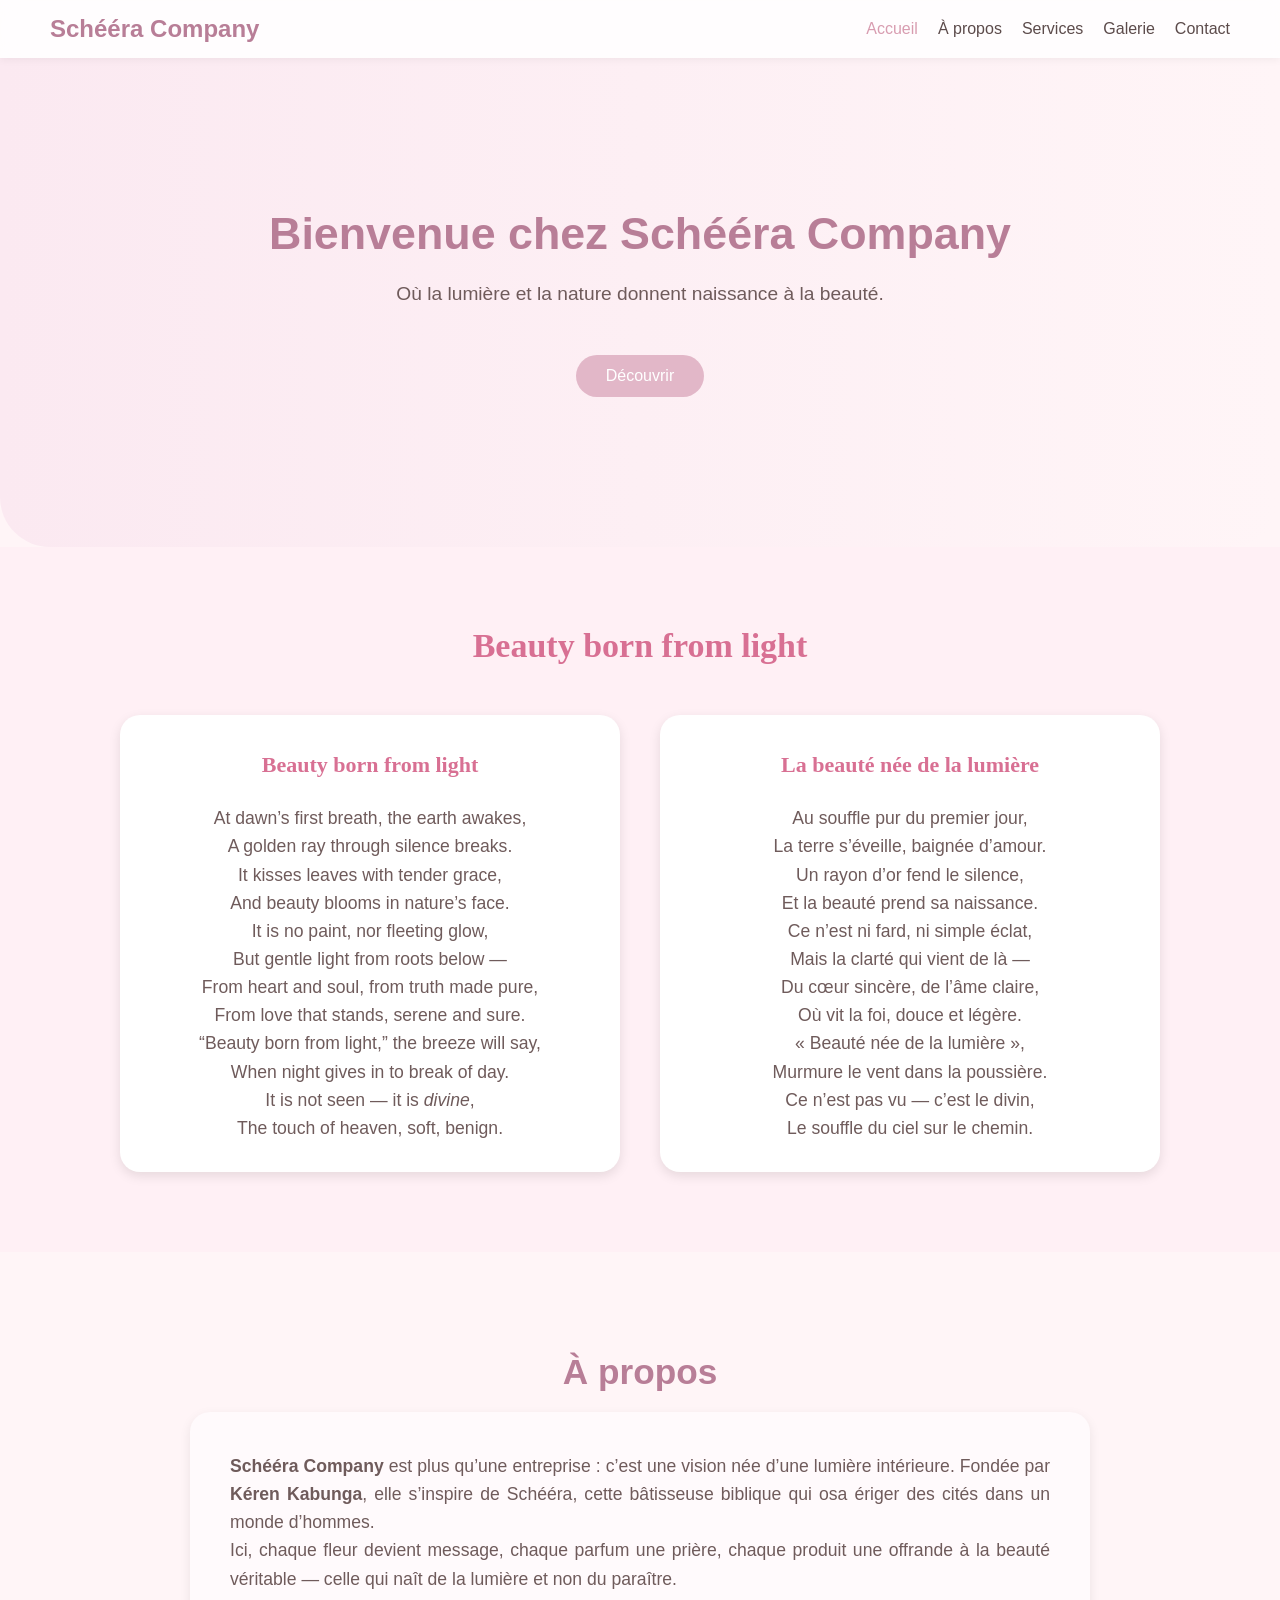
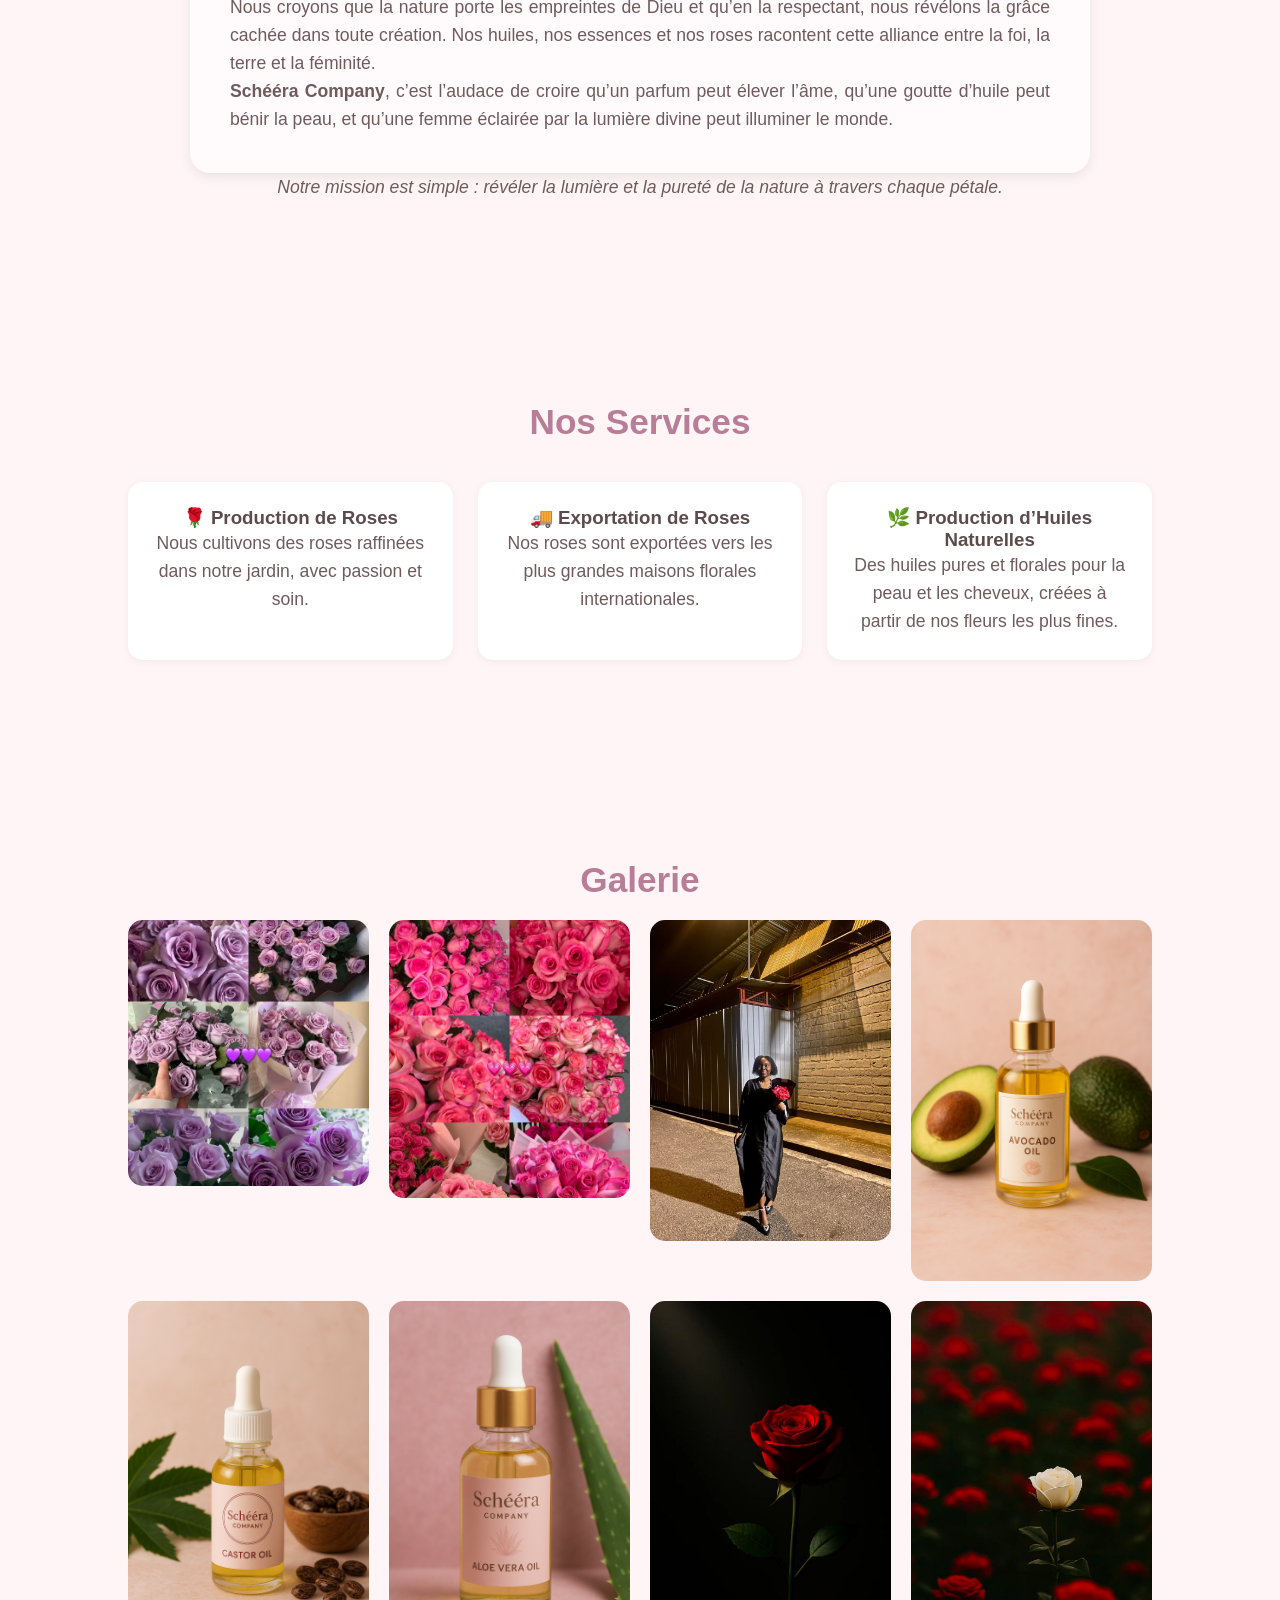
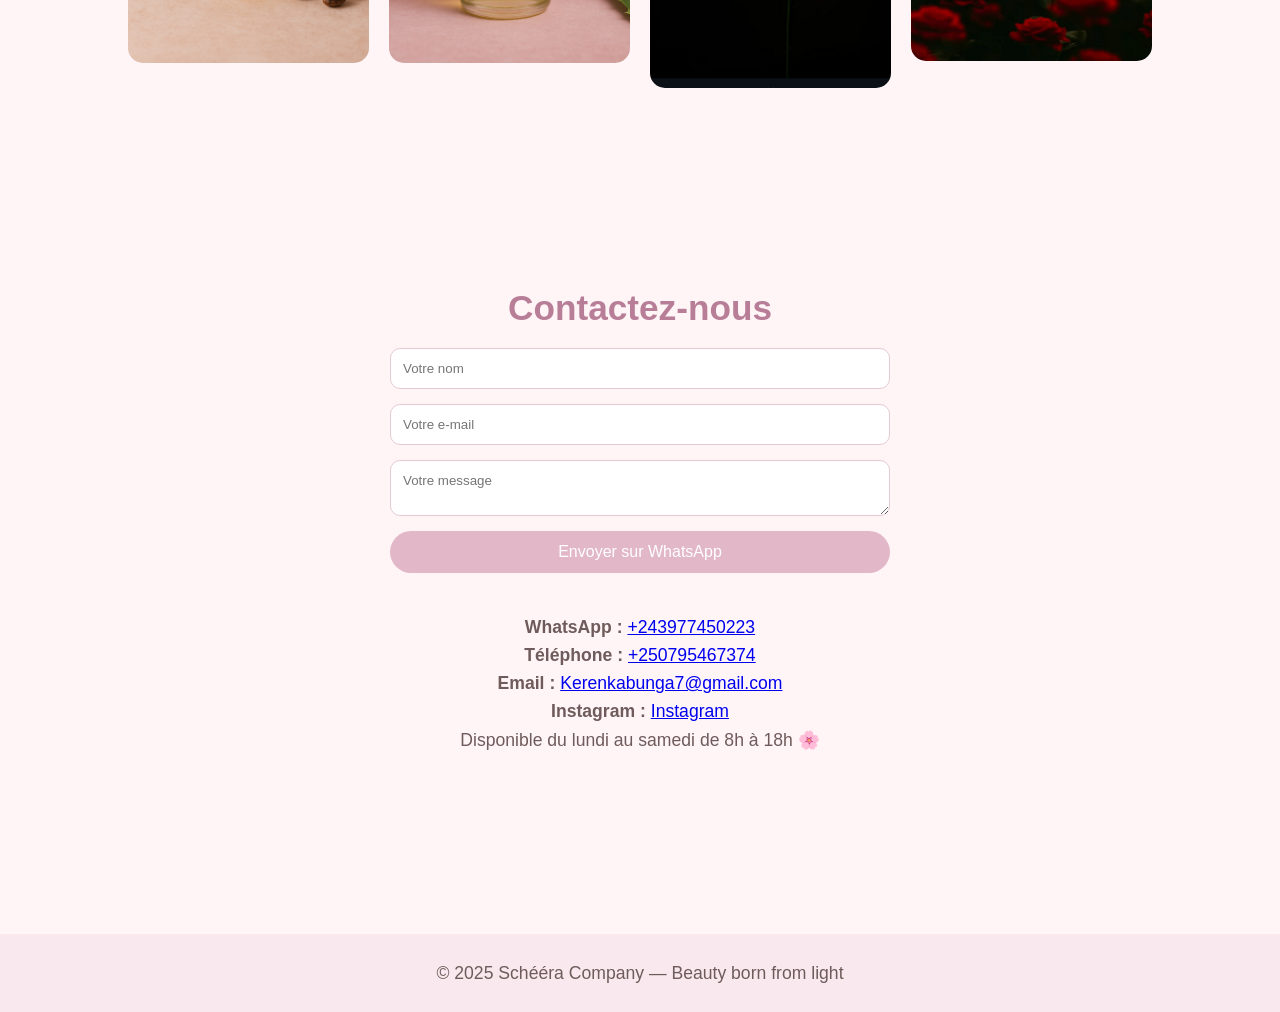
<file: index.html>
<!DOCTYPE html>
<html lang="fr">
<head>
  <meta charset="UTF-8" />
  <meta name="viewport" content="width=device-width, initial-scale=1.0" />
  <meta name="description" content="Schééra Company — fondée par Keren Kabunga, un univers où la lumière, la nature et la foi se rejoignent pour révéler la vraie beauté, née de la grâce divine.">
<meta name="author" content="Ketsia Kabunga">
  <meta name="google-site-verification" content="tY7-wITBSkMcriNE0vV1QUUeOxjOgzhbfYMifpOVbpU" />
  <title>Schééra Company | Beauty born from light</title>
  <link rel="icon" type="image/png" href="images/logo.png" />
  <style>
    /* === STYLE GLOBAL === */
    * {
      margin: 0;
      padding: 0;
      box-sizing: border-box;
      font-family: 'Poppins', sans-serif;
    }
    body {
      background-color: #fff5f7;
      color: #5c4b4b;
      overflow-x: hidden;
    }
    header {
      background-color: rgba(255, 255, 255, 0.8);
      backdrop-filter: blur(10px);
      padding: 15px 50px;
      position: sticky;
      top: 0;
      z-index: 100;
      box-shadow: 0 2px 8px rgba(0, 0, 0, 0.05);
    }
    nav {
      display: flex;
      justify-content: space-between;
      align-items: center;
    }
    .logo {
      font-size: 1.5rem;
      color: #b87e97;
      font-weight: 600;
    }
    nav ul {
      list-style: none;
      display: flex;
      gap: 20px;
    }
    nav a {
      text-decoration: none;
      color: #5c4b4b;
      font-weight: 500;
      transition: 0.3s;
    }
    nav a:hover,
    nav a.active {
      color: #d89cb0;
    }
    section {
      padding: 100px 10%;
      text-align: center;
    }
    h1 {
      color: #b87e97;
      font-size: 2.2rem;
      margin-bottom: 20px;
    }
    p {
      font-size: 1.1rem;
      line-height: 1.6;
      color: #6f5b5b;
    }
    .btn {
      background: #e2b7c8;
      color: white;
      padding: 12px 30px;
      border: none;
      border-radius: 30px;
      text-decoration: none;
      font-weight: 500;
      display: inline-block;
      margin-top: 25px;
      transition: all 0.3s;
    }
    .btn:hover {
      background: #b87e97;
    }
    footer {
      background: #f9e9ee;
      text-align: center;
      padding: 25px;
      color: #8a6a76;
      font-size: 0.95rem;
      margin-top: 80px;
    }

    /* === PAGE D’INTRO === */
    #intro {
      position: fixed;
      top: 0;
      left: 0;
      width: 100%;
      height: 100vh;
      background: #fce7ee;
      display: flex;
      flex-direction: column;
      align-items: center;
      justify-content: center;
      z-index: 999;
      animation: fadeOut 3s forwards ease 2s;
    }
    .intro-logo {
      width: 150px;
      height: 150px;
      object-fit: contain;
      animation: zoomIn 2s ease;
    }
    .intro-slogan {
      font-size: 1.5rem;
      color: #b87e97;
      margin-top: 15px;
      font-style: italic;
      animation: fadeIn 2s ease;
    }
    @keyframes fadeOut {
      to {
        opacity: 0;
        visibility: hidden;
      }
    }
    @keyframes zoomIn {
      from {
        transform: scale(0.7);
        opacity: 0;
      }
      to {
        transform: scale(1);
        opacity: 1;
      }
    }
    @keyframes fadeIn {
      from {
        opacity: 0;
      }
      to {
        opacity: 1;
      }
    }

    /* === SECTIONS === */
    .hero {
      background: linear-gradient(to right, #fbe9f1, #fff5f7);
      padding: 150px 10%;
      text-align: center;
      border-radius: 0 0 50px 50px;
    }
    .hero h1 {
      font-size: 2.8rem;
      color: #b87e97;
    }
    .hero p {
      font-size: 1.2rem;
      margin: 20px auto;
      color: #6f5b5b;
    }
    .service-list {
      display: grid;
      grid-template-columns: repeat(auto-fit, minmax(250px, 1fr));
      gap: 25px;
      margin-top: 40px;
    }
    .service {
      background: #fff;
      border-radius: 15px;
      padding: 25px;
      box-shadow: 0 2px 8px rgba(0, 0, 0, 0.05);
      transition: 0.3s;
    }
    .service:hover {
      transform: translateY(-5px);
      box-shadow: 0 4px 12px rgba(0, 0, 0, 0.1);
    }
    .gallery-grid {
      display: grid;
      grid-template-columns: repeat(auto-fit, minmax(220px, 1fr));
      gap: 20px;
    }
    .gallery-grid img {
      width: 100%;
      border-radius: 15px;
      transition: transform 0.4s ease, box-shadow 0.3s ease;
    }
    .gallery-grid img:hover {
      transform: scale(1.07);
      box-shadow: 0 8px 15px rgba(0, 0, 0, 0.1);
    }
    form {
      max-width: 500px;
      margin: auto;
      display: flex;
      flex-direction: column;
      gap: 15px;
    }
    input,
    textarea {
      padding: 12px;
      border: 1px solid #e6c9d4;
      border-radius: 10px;
      outline: none;
    }
    button {
      background: #e2b7c8;
      border: none;
      padding: 12px;
      border-radius: 30px;
      color: white;
      font-size: 1rem;
      cursor: pointer;
      transition: 0.3s;
    }
    button:hover {
      background: #b87e97;
    }
  </style>
</head>

<body>
  <!-- INTRO -->
  <div id="intro">
    <img src="images/logo.png" alt="Schééra Logo" class="intro-logo" />
    <h1 class="intro-slogan">Beauty born from light</h1>
  </div>

  <!-- HEADER -->
  <header>
    <nav>
      <h2 class="logo">Schééra Company</h2>
      <ul>
        <li><a href="#accueil" class="active">Accueil</a></li>
        <li><a href="#apropos">À propos</a></li>
        <li><a href="#services">Services</a></li>
        <li><a href="#galerie">Galerie</a></li>
        <li><a href="#contact">Contact</a></li>
      </ul>
    </nav>
  </header>

  <!-- ACCUEIL -->
  <section id="accueil" class="hero">
    <h1>Bienvenue chez Schééra Company</h1>
    <p>Où la lumière et la nature donnent naissance à la beauté.</p>
    <a href="#apropos" class="btn">Découvrir</a>
  </section>

  <!-- POEME -->
  <section id="poeme" style="background-color:#fff0f5; padding:80px 20px; text-align:center; overflow:hidden;">
    <h2 style="color:#d87093; font-family:'Playfair Display', serif; font-size:34px; margin-bottom:50px; animation: fadeIn 2s ease;">Beauty born from light</h2>
    <div style="display:flex; flex-wrap:wrap; justify-content:center; gap:40px; animation: fadeInUp 2.5s ease;">
      <div style="flex:1 1 400px; max-width:500px; background:white; padding:30px; border-radius:20px; box-shadow:0 4px 12px rgba(0,0,0,0.1); font-family:'Georgia', serif; color:#555; line-height:1.8;">
        <h3 style="color:#d87093; font-family:'Playfair Display', serif; font-size:22px; margin-bottom:20px;">Beauty born from light</h3>
        <p>At dawn’s first breath, the earth awakes,<br> A golden ray through silence breaks.<br> It kisses leaves with tender grace,<br> And beauty blooms in nature’s face.</p>
        <p>It is no paint, nor fleeting glow,<br> But gentle light from roots below —<br> From heart and soul, from truth made pure,<br> From love that stands, serene and sure.</p>
        <p>“Beauty born from light,” the breeze will say,<br> When night gives in to break of day.<br> It is not seen — it is <em>divine</em>,<br> The touch of heaven, soft, benign.</p>
      </div>
      <div style="flex:1 1 400px; max-width:500px; background:white; padding:30px; border-radius:20px; box-shadow:0 4px 12px rgba(0,0,0,0.1); font-family:'Georgia', serif; color:#555; line-height:1.8;">
        <h3 style="color:#d87093; font-family:'Playfair Display', serif; font-size:22px; margin-bottom:20px;">La beauté née de la lumière</h3>
        <p>Au souffle pur du premier jour,<br> La terre s’éveille, baignée d’amour.<br> Un rayon d’or fend le silence,<br> Et la beauté prend sa naissance.</p>
        <p>Ce n’est ni fard, ni simple éclat,<br> Mais la clarté qui vient de là —<br> Du cœur sincère, de l’âme claire,<br> Où vit la foi, douce et légère.</p>
        <p>« Beauté née de la lumière »,<br> Murmure le vent dans la poussière.<br> Ce n’est pas vu — c’est le divin,<br> Le souffle du ciel sur le chemin.</p>
      </div>
    </div>
  </section>

  <!-- A PROPOS -->
  <section id="apropos">
    <h1>À propos</h1>
    <div style="max-width:900px; margin:0 auto; color:#555; font-size:18px; line-height:1.9; font-family:'Georgia', serif; text-align:justify; background:#fffafc; padding:40px; border-radius:20px; box-shadow:0 4px 12px rgba(0,0,0,0.08);">
      <p><strong>Schééra Company</strong> est plus qu’une entreprise : c’est une vision née d’une lumière intérieure. Fondée par <strong>Kéren Kabunga</strong>, elle s’inspire de Schééra, cette bâtisseuse biblique qui osa ériger des cités dans un monde d’hommes.</p>
      <p>Ici, chaque fleur devient message, chaque parfum une prière, chaque produit une offrande à la beauté véritable — celle qui naît de la lumière et non du paraître.</p>
      <p>Nous croyons que la nature porte les empreintes de Dieu et qu’en la respectant, nous révélons la grâce cachée dans toute création. Nos huiles, nos essences et nos roses racontent cette alliance entre la foi, la terre et la féminité.</p>
      <p><strong>Schééra Company</strong>, c’est l’audace de croire qu’un parfum peut élever l’âme, qu’une goutte d’huile peut bénir la peau, et qu’une femme éclairée par la lumière divine peut illuminer le monde.</p>
    </div>
    <p><em>Notre mission est simple : révéler la lumière et la pureté de la nature à travers chaque pétale.</em></p>
  </section>

  <!-- SERVICES -->
  <section id="services">
    <h1>Nos Services</h1>
    <div class="service-list">
      <div class="service">
        <h3>🌹 Production de Roses</h3>
        <p>Nous cultivons des roses raffinées dans notre jardin, avec passion et soin.</p>
      </div>
      <div class="service">
        <h3>🚚 Exportation de Roses</h3>
        <p>Nos roses sont exportées vers les plus grandes maisons florales internationales.</p>
      </div>
      <div class="service">
        <h3>🌿 Production d’Huiles Naturelles</h3>
        <p>Des huiles pures et florales pour la peau et les cheveux, créées à partir de nos fleurs les plus fines.</p>
      </div>
    </div>
  </section>

  <!-- GALERIE -->
  <section id="galerie">
    <h1>Galerie</h1>
    <div class="gallery-grid">
      <img src="images/fleur.jpg" alt="Rose 1">
      <img src="images/fleur1.jpg" alt="Rose 2">
      <img src="images/fleur2.jpg" alt="Rose 3">
      <img src="images/fleur3.png" alt="Huile naturelle">
      <img src="images/fleur4.png" alt="Schééra Garden">
      <img src="images/fleur5.png" alt="Exportation de roses">
      <img src="images/fleur6.jpg" alt="Rose pure">
      <img src="images/fleur7.jpg" alt="rose blanche">
    </div>
  </section>

  <!-- CONTACT -->
  <section id="contact">
  <h1>Contactez-nous</h1>
 <form id="contactForm">
  <input type="text" id="name" placeholder="Votre nom" required>
  <input type="email" id="email" placeholder="Votre e-mail" required>
  <textarea id="message" placeholder="Votre message" required></textarea>
  <button type="button" id="sendWhatsApp">Envoyer sur WhatsApp</button>
</form>

<div class="contact-info" style="margin-top:40px;">
  <p><strong>WhatsApp :</strong> <a href="https://wa.me/243977450223" target="_blank">+243977450223</a></p>
  <p><strong>Téléphone :</strong> <a href="tel:+250795467374">+250795467374</a></p>
  <p><strong>Email :</strong> <a href="mailto:Kerenkabunga7@gmail.com">Kerenkabunga7@gmail.com</a></p>
  <p><strong>Instagram :</strong> 
    <a href="https://www.instagram.com/scheera__?igsh=bXIza280c3Q1dno4&utm_source=qr" target="_blank">Instagram</a>
  </p>
  <p>Disponible du lundi au samedi de 8h à 18h 🌸</p>
</div>
  </section>

  <footer>
    <p>© 2025 Schééra Company — Beauty born from light</p>
  </footer>

  <script>
    // Animation d’intro
    window.addEventListener('load', () => {
      setTimeout(() => {
        document.getElementById('intro').style.display = 'none';
      }, 4000);
    });
  </script>
  <script>
  document.getElementById('sendWhatsApp').addEventListener('click', function() {
    const name = document.getElementById('name').value.trim();
    const email = document.getElementById('email').value.trim();
    const message = document.getElementById('message').value.trim();

    if (name === "" || email === "" || message === "") {
      alert("Veuillez remplir tous les champs avant d'envoyer 🌸");
      return;
    }

    const text = `👋 Bonjour Schééra Company,%0A%0AJe suis *${name}* (%20${email})%0A%0A${message}`;
    const phone = "243977450223"; // numéro WhatsApp de Keren
    const url = `https://wa.me/${phone}?text=${text}`;

    window.open(url, "_blank");
  });
</script>

</body>
</html>
</file>
